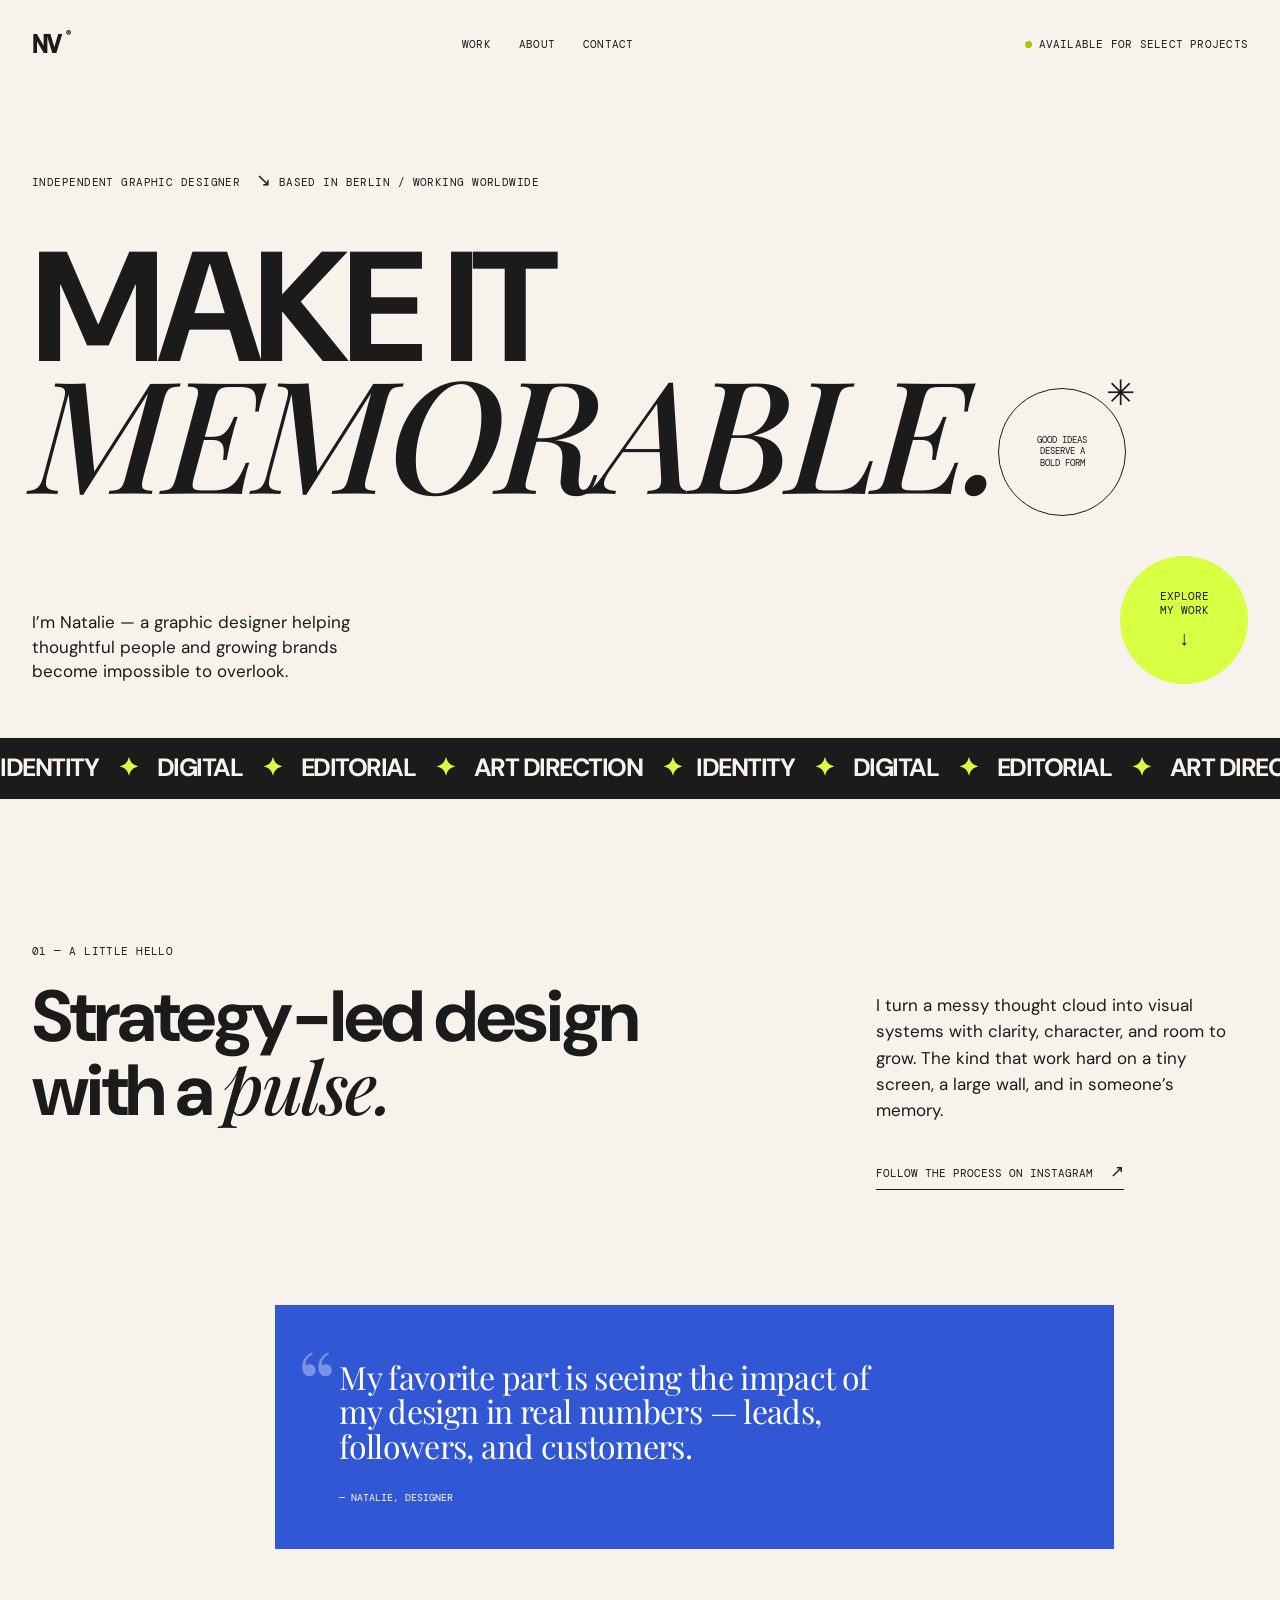
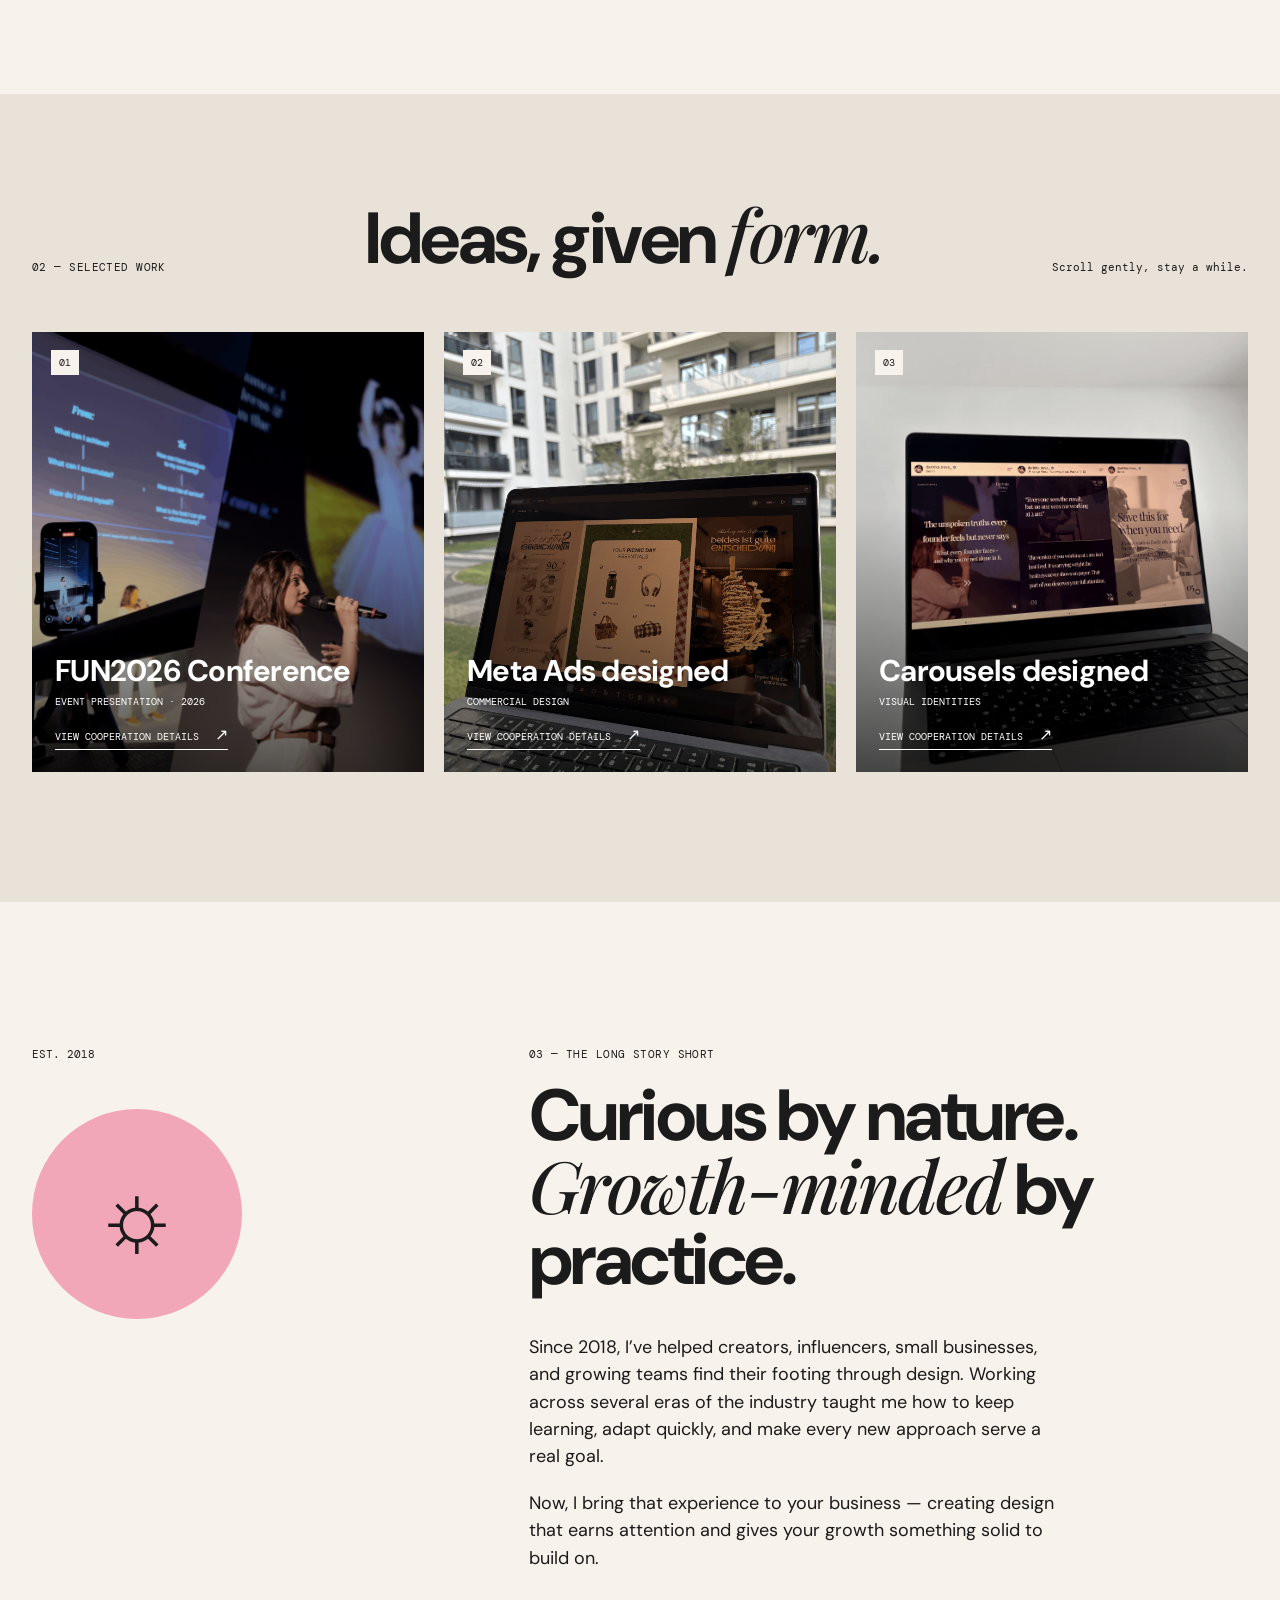
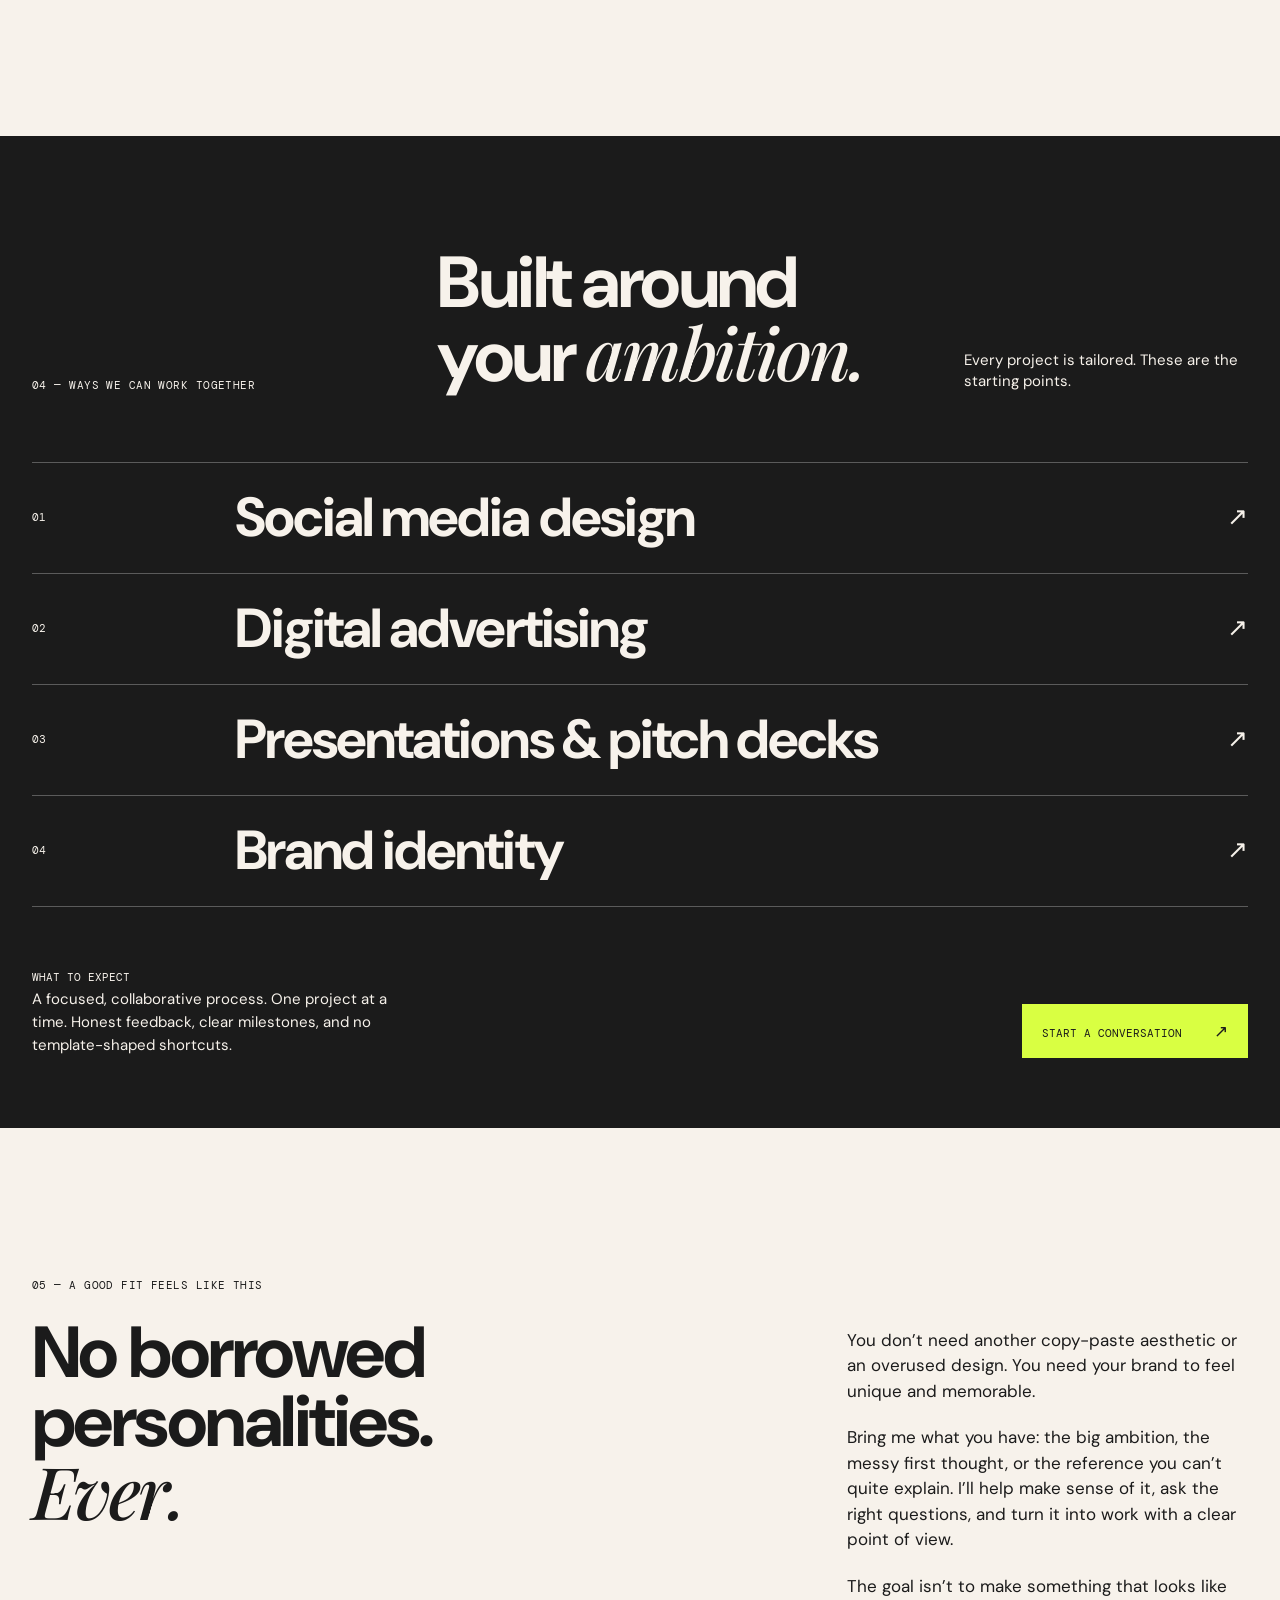
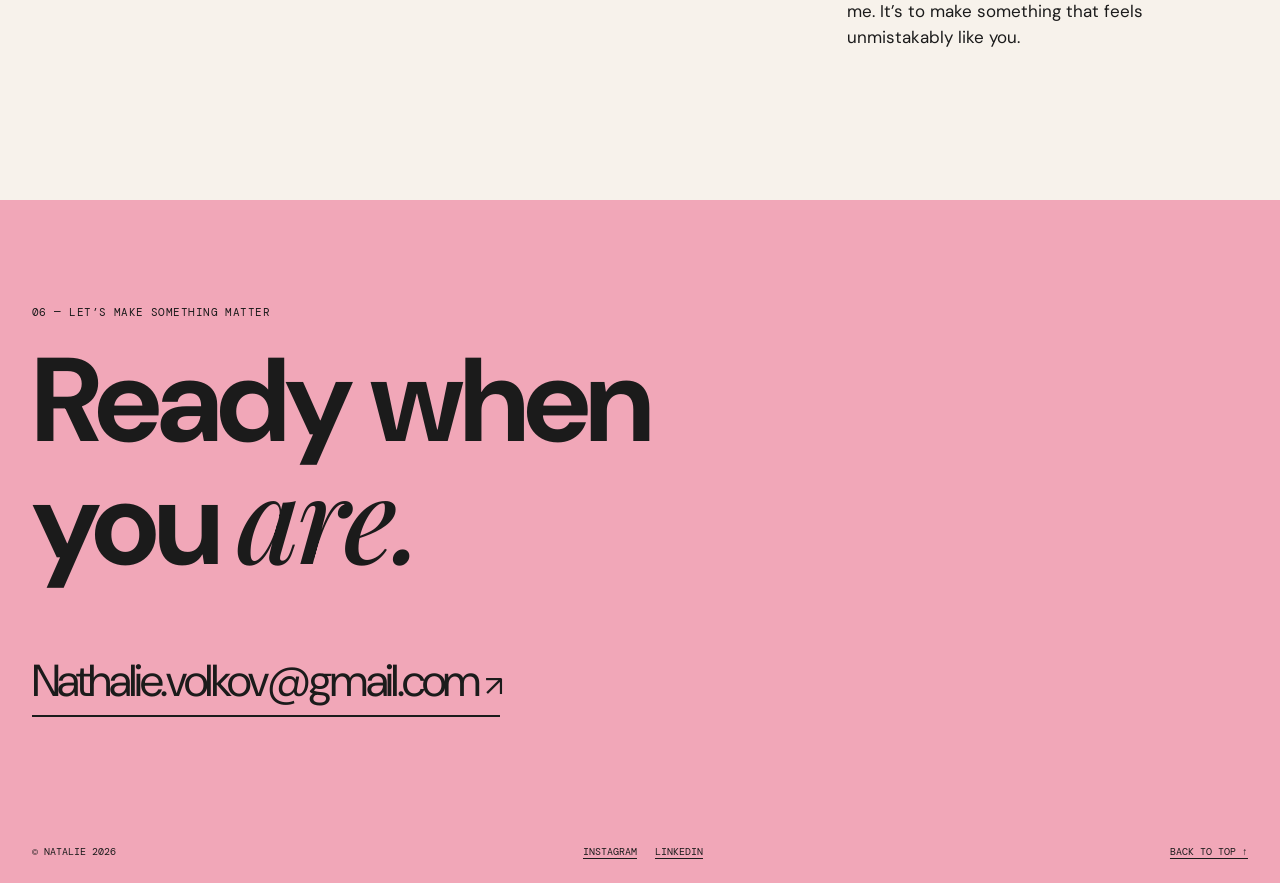
<file: index.html>
<!DOCTYPE html><!--rBJmqHdUuVMx_o8knNhsY--><html lang="en"><head><meta charSet="utf-8"/><meta name="viewport" content="width=device-width, initial-scale=1"/><link rel="preload" as="image" href="/images/fun2026-conference.png"/><link rel="preload" as="image" href="/images/meta-ads.png"/><link rel="preload" as="image" href="/images/carousels.png"/><link rel="stylesheet" href="/_next/static/css/a032751853202971.css" data-precedence="next"/><link rel="preload" as="script" fetchPriority="low" href="/_next/static/chunks/webpack-4a462cecab786e93.js"/><script src="/_next/static/chunks/4bd1b696-c023c6e3521b1417.js" async=""></script><script src="/_next/static/chunks/255-b13a2e010b19407f.js" async=""></script><script src="/_next/static/chunks/main-app-b3e199c8dd3f5926.js" async=""></script><title>Natalie — Graphic designer</title><meta name="description" content="An independent graphic designer shaping clear, memorable identities."/><script src="/_next/static/chunks/polyfills-42372ed130431b0a.js" noModule=""></script></head><body><div hidden=""><!--$--><!--/$--></div><main><nav class="nav wrap" aria-label="Main navigation"><a class="wordmark" href="#top" aria-label="Natalie home">NV<span>®</span></a><div class="nav-links"><a href="#work">Work</a><a href="#about">About</a><a href="#contact">Contact</a></div><a class="availability" href="mailto:Nathalie.volkov@gmail.com"><i></i> Available for select projects</a></nav><section class="hero wrap" id="top"><div class="eyebrow">Independent graphic designer <span>↘</span> Based in Berlin / working worldwide</div><div class="hero-title"><h1>MAKE IT<br/><em>MEMORABLE.</em></h1><div class="hero-orbit" aria-hidden="true"><span>GOOD IDEAS<br/>DESERVE A<br/>BOLD FORM</span><b>✳</b></div></div><div class="hero-footer"><p>I’m Natalie — a graphic designer helping thoughtful people and growing brands become impossible to overlook.</p><a href="#work" class="circle-link">Explore<br/>my work <span>↓</span></a></div></section><section class="marquee" aria-label="Design disciplines"><div class="marquee-track"><span>IDENTITY <b>✦</b> DIGITAL <b>✦</b> EDITORIAL <b>✦</b> ART DIRECTION <b>✦</b></span><span aria-hidden="true">IDENTITY <b>✦</b> DIGITAL <b>✦</b> EDITORIAL <b>✦</b> ART DIRECTION <b>✦</b></span></div></section><section class="intro wrap" id="about"><p class="section-kicker">01 — A little hello</p><div class="intro-grid"><h2>Strategy-led design<br/>with a <em>pulse.</em></h2><div><p>I turn a messy thought cloud into visual systems with clarity, character, and room to grow. The kind that work hard on a tiny screen, a large wall, and in someone’s memory.</p><a href="https://www.instagram.com/natalie.offa/" class="text-link" target="_blank" rel="noreferrer">Follow the process on Instagram <span>↗</span></a></div></div><div class="quote-card"><span class="quote-mark">“</span><p>My favorite part is seeing the impact of my design in real numbers — leads, followers, and customers.</p><span class="quote-author">— NATALIE, DESIGNER</span></div></section><section class="work" id="work"><div class="wrap work-heading"><p class="section-kicker">02 — Selected work</p><h2>Ideas, given <em>form.</em></h2><p>Scroll gently, stay a while.</p></div><div class="project-grid wrap"><article class="project "><div class="project-number">0<!-- -->1</div><img src="/images/fun2026-conference.png" alt="Speaker presenting at the FUN2026 conference"/><div class="project-overlay"><h3>FUN2026 Conference</h3><p>Event presentation · 2026</p></div><details class="project-details"><summary>View cooperation details <span>↗</span></summary><div class="project-details-content"><p class="project-details-label">Cooperation details</p><h4>FUN2026 Conference</h4><ul><li>Slide structure: one to two directions based on your brief and preferences, so we can align on the overall style before moving forward.</li><li>Presentation design in your existing brand style — using your colours and fonts — or a fresh visual direction created from scratch.</li><li>Final files prepared and delivered in the format that works best for you, such as PDF or PPTX.</li></ul></div></details></article><article class="project "><div class="project-number">0<!-- -->2</div><img src="/images/meta-ads.png" alt="Laptop displaying advertising creative concepts"/><div class="project-overlay"><h3>Meta Ads designed</h3><p>Commercial design</p></div><details class="project-details"><summary>View cooperation details <span>↗</span></summary><div class="project-details-content"><p class="project-details-label">Cooperation details</p><h4>Meta Ads designed</h4><ul><li>Development of an ad creative: one to two options to choose from, depending on the brief.</li><li>Adaptation of the finished creative to different formats and revisions.</li><li>Preparation and delivery of the files in the highest quality.</li></ul></div></details></article><article class="project "><div class="project-number">0<!-- -->3</div><img src="/images/carousels.png" alt="Laptop displaying an Instagram carousel design"/><div class="project-overlay"><h3>Carousels designed</h3><p>Visual identities</p></div><details class="project-details"><summary>View cooperation details <span>↗</span></summary><div class="project-details-content"><p class="project-details-label">Cooperation details</p><h4>Carousels designed</h4><ul><li>Carousel development according to the brief, which I review and agree with you on before starting the project.</li><li>Selection of brand colours and fonts if needed, or design in your existing visual style.</li><li>Preparation and delivery of the files in the highest quality.</li></ul></div></details></article></div></section><section class="story wrap"><div class="story-aside"><span>EST. 2018</span><div class="sun">☼</div></div><div class="story-copy"><p class="section-kicker">03 — The long story short</p><h2>Curious by nature.<br/><em>Growth-minded</em> by practice.</h2><p>Since 2018, I’ve helped creators, influencers, small businesses, and growing teams find their footing through design. Working across several eras of the industry taught me how to keep learning, adapt quickly, and make every new approach serve a real goal.</p><p>Now, I bring that experience to your business — creating design that earns attention and gives your growth something solid to build on.</p></div></section><section class="services"><div class="wrap services-top"><p class="section-kicker">04 — Ways we can work together</p><h2>Built around<br/>your <em>ambition.</em></h2><p>Every project is tailored. These are the starting points.</p></div><div class="service-list wrap"><div class="service"><span>0<!-- -->1</span><h3>Social media design</h3><span class="service-arrow">↗</span></div><div class="service"><span>0<!-- -->2</span><h3>Digital advertising</h3><span class="service-arrow">↗</span></div><div class="service"><span>0<!-- -->3</span><h3>Presentations &amp; pitch decks</h3><span class="service-arrow">↗</span></div><div class="service"><span>0<!-- -->4</span><h3>Brand identity</h3><span class="service-arrow">↗</span></div></div><div class="wrap process-note"><p><b>What to expect</b><br/>A focused, collaborative process. One project at a time. Honest feedback, clear milestones, and no template-shaped shortcuts.</p><a class="button" href="https://wa.me/491605492788" target="_blank" rel="noreferrer">Start a conversation <span>↗</span></a></div></section><section class="values wrap"><p class="section-kicker">05 — A good fit feels like this</p><div class="values-grid"><h2>No borrowed<br/>personalities.<br/><em>Ever.</em></h2><div><p>You don’t need another copy-paste aesthetic or an overused design. You need your brand to feel unique and memorable.</p><p>Bring me what you have: the big ambition, the messy first thought, or the reference you can’t quite explain. I’ll help make sense of it, ask the right questions, and turn it into work with a clear point of view.</p><p>The goal isn’t to make something that looks like me. It’s to make something that feels unmistakably like you.</p></div></div></section><footer id="contact"><div class="wrap footer-inner"><p class="section-kicker">06 — Let’s make something matter</p><h2>Ready when<br/>you <em>are.</em></h2><a class="email" href="mailto:Nathalie.volkov@gmail.com">Nathalie.volkov@gmail.com <span>↗</span></a><div class="footer-meta"><span>© NATALIE 2026</span><span><a href="https://www.instagram.com/natalie.offa/" target="_blank" rel="noreferrer">INSTAGRAM</a>   <a href="https://www.linkedin.com/in/nathalie-volkov-277752367/" target="_blank" rel="noreferrer">LINKEDIN</a></span><a href="#top">BACK TO TOP ↑</a></div></div></footer></main><!--$--><!--/$--><script src="/_next/static/chunks/webpack-4a462cecab786e93.js" id="_R_" async=""></script><script>(self.__next_f=self.__next_f||[]).push([0])</script><script>self.__next_f.push([1,"1:\"$Sreact.fragment\"\n2:I[9766,[],\"\"]\n3:I[8924,[],\"\"]\nc:I[7150,[],\"\"]\n:HL[\"/_next/static/css/a032751853202971.css\",\"style\"]\n"])</script><script>self.__next_f.push([1,"0:{\"P\":null,\"b\":\"rBJmqHdUuVMx-o8knNhsY\",\"p\":\"\",\"c\":[\"\",\"\"],\"i\":false,\"f\":[[[\"\",{\"children\":[\"__PAGE__\",{}]},\"$undefined\",\"$undefined\",true],[\"\",[\"$\",\"$1\",\"c\",{\"children\":[[[\"$\",\"link\",\"0\",{\"rel\":\"stylesheet\",\"href\":\"/_next/static/css/a032751853202971.css\",\"precedence\":\"next\",\"crossOrigin\":\"$undefined\",\"nonce\":\"$undefined\"}]],[\"$\",\"html\",null,{\"lang\":\"en\",\"children\":[\"$\",\"body\",null,{\"children\":[\"$\",\"$L2\",null,{\"parallelRouterKey\":\"children\",\"error\":\"$undefined\",\"errorStyles\":\"$undefined\",\"errorScripts\":\"$undefined\",\"template\":[\"$\",\"$L3\",null,{}],\"templateStyles\":\"$undefined\",\"templateScripts\":\"$undefined\",\"notFound\":[[[\"$\",\"title\",null,{\"children\":\"404: This page could not be found.\"}],[\"$\",\"div\",null,{\"style\":{\"fontFamily\":\"system-ui,\\\"Segoe UI\\\",Roboto,Helvetica,Arial,sans-serif,\\\"Apple Color Emoji\\\",\\\"Segoe UI Emoji\\\"\",\"height\":\"100vh\",\"textAlign\":\"center\",\"display\":\"flex\",\"flexDirection\":\"column\",\"alignItems\":\"center\",\"justifyContent\":\"center\"},\"children\":[\"$\",\"div\",null,{\"children\":[[\"$\",\"style\",null,{\"dangerouslySetInnerHTML\":{\"__html\":\"body{color:#000;background:#fff;margin:0}.next-error-h1{border-right:1px solid rgba(0,0,0,.3)}@media (prefers-color-scheme:dark){body{color:#fff;background:#000}.next-error-h1{border-right:1px solid rgba(255,255,255,.3)}}\"}}],[\"$\",\"h1\",null,{\"className\":\"next-error-h1\",\"style\":{\"display\":\"inline-block\",\"margin\":\"0 20px 0 0\",\"padding\":\"0 23px 0 0\",\"fontSize\":24,\"fontWeight\":500,\"verticalAlign\":\"top\",\"lineHeight\":\"49px\"},\"children\":404}],[\"$\",\"div\",null,{\"style\":{\"display\":\"inline-block\"},\"children\":[\"$\",\"h2\",null,{\"style\":{\"fontSize\":14,\"fontWeight\":400,\"lineHeight\":\"49px\",\"margin\":0},\"children\":\"This page could not be found.\"}]}]]}]}]],[]],\"forbidden\":\"$undefined\",\"unauthorized\":\"$undefined\"}]}]}]]}],{\"children\":[\"__PAGE__\",[\"$\",\"$1\",\"c\",{\"children\":[[\"$\",\"main\",null,{\"children\":[[\"$\",\"nav\",null,{\"className\":\"nav wrap\",\"aria-label\":\"Main navigation\",\"children\":[[\"$\",\"a\",null,{\"className\":\"wordmark\",\"href\":\"#top\",\"aria-label\":\"Natalie home\",\"children\":[\"NV\",[\"$\",\"span\",null,{\"children\":\"®\"}]]}],[\"$\",\"div\",null,{\"className\":\"nav-links\",\"children\":[[\"$\",\"a\",null,{\"href\":\"#work\",\"children\":\"Work\"}],[\"$\",\"a\",null,{\"href\":\"#about\",\"children\":\"About\"}],[\"$\",\"a\",null,{\"href\":\"#contact\",\"children\":\"Contact\"}]]}],[\"$\",\"a\",null,{\"className\":\"availability\",\"href\":\"mailto:Nathalie.volkov@gmail.com\",\"children\":[[\"$\",\"i\",null,{}],\" Available for select projects\"]}]]}],[\"$\",\"section\",null,{\"className\":\"hero wrap\",\"id\":\"top\",\"children\":[[\"$\",\"div\",null,{\"className\":\"eyebrow\",\"children\":[\"Independent graphic designer \",[\"$\",\"span\",null,{\"children\":\"↘\"}],\" Based in Berlin / working worldwide\"]}],[\"$\",\"div\",null,{\"className\":\"hero-title\",\"children\":[[\"$\",\"h1\",null,{\"children\":[\"MAKE IT\",[\"$\",\"br\",null,{}],[\"$\",\"em\",null,{\"children\":\"MEMORABLE.\"}]]}],[\"$\",\"div\",null,{\"className\":\"hero-orbit\",\"aria-hidden\":\"true\",\"children\":[[\"$\",\"span\",null,{\"children\":[\"GOOD IDEAS\",[\"$\",\"br\",null,{}],\"DESERVE A\",[\"$\",\"br\",null,{}],\"BOLD FORM\"]}],[\"$\",\"b\",null,{\"children\":\"✳\"}]]}]]}],[\"$\",\"div\",null,{\"className\":\"hero-footer\",\"children\":[[\"$\",\"p\",null,{\"children\":\"I’m Natalie — a graphic designer helping thoughtful people and growing brands become impossible to overlook.\"}],[\"$\",\"a\",null,{\"href\":\"#work\",\"className\":\"circle-link\",\"children\":[\"Explore\",[\"$\",\"br\",null,{}],\"my work \",[\"$\",\"span\",null,{\"children\":\"↓\"}]]}]]}]]}],[\"$\",\"section\",null,{\"className\":\"marquee\",\"aria-label\":\"Design disciplines\",\"children\":[\"$\",\"div\",null,{\"className\":\"marquee-track\",\"children\":[[\"$\",\"span\",null,{\"children\":[\"IDENTITY \",[\"$\",\"b\",null,{\"children\":\"✦\"}],\" DIGITAL \",[\"$\",\"b\",null,{\"children\":\"✦\"}],\" EDITORIAL \",[\"$\",\"b\",null,{\"children\":\"✦\"}],\" ART DIRECTION \",[\"$\",\"b\",null,{\"children\":\"✦\"}]]}],[\"$\",\"span\",null,{\"aria-hidden\":\"true\",\"children\":[\"IDENTITY \",[\"$\",\"b\",null,{\"children\":\"✦\"}],\" DIGITAL \",[\"$\",\"b\",null,{\"children\":\"✦\"}],\" EDITORIAL \",[\"$\",\"b\",null,{\"children\":\"✦\"}],\" ART DIRECTION \",[\"$\",\"b\",null,{\"children\":\"✦\"}]]}]]}]}],[\"$\",\"section\",null,{\"className\":\"intro wrap\",\"id\":\"about\",\"children\":[[\"$\",\"p\",null,{\"className\":\"section-kicker\",\"children\":\"01 — A little hello\"}],[\"$\",\"div\",null,{\"className\":\"intro-grid\",\"children\":[[\"$\",\"h2\",null,{\"children\":[\"Strategy-led design\",[\"$\",\"br\",null,{}],\"with a \",[\"$\",\"em\",null,{\"children\":\"pulse.\"}]]}],[\"$\",\"div\",null,{\"children\":[[\"$\",\"p\",null,{\"children\":\"I turn a messy thought cloud into visual systems with clarity, character, and room to grow. The kind that work hard on a tiny screen, a large wall, and in someone’s memory.\"}],[\"$\",\"a\",null,{\"href\":\"https://www.instagram.com/natalie.offa/\",\"className\":\"text-link\",\"target\":\"_blank\",\"rel\":\"noreferrer\",\"children\":[\"Follow the process on Instagram \",[\"$\",\"span\",null,{\"children\":\"↗\"}]]}]]}]]}],[\"$\",\"div\",null,{\"className\":\"quote-card\",\"children\":[[\"$\",\"span\",null,{\"className\":\"quote-mark\",\"children\":\"“\"}],[\"$\",\"p\",null,{\"children\":\"My favorite part is seeing the impact of my design in real numbers — leads, followers, and customers.\"}],\"$L4\"]}]]}],\"$L5\",\"$L6\",\"$L7\",\"$L8\",\"$L9\"]}],null,\"$La\"]}],{},null,false]},null,false],\"$Lb\",false]],\"m\":\"$undefined\",\"G\":[\"$c\",[]],\"s\":false,\"S\":true}\n"])</script><script>self.__next_f.push([1,"f:I[4431,[],\"OutletBoundary\"]\n11:I[5278,[],\"AsyncMetadataOutlet\"]\n13:I[4431,[],\"ViewportBoundary\"]\n15:I[4431,[],\"MetadataBoundary\"]\n16:\"$Sreact.suspense\"\n4:[\"$\",\"span\",null,{\"className\":\"quote-author\",\"children\":\"— NATALIE, DESIGNER\"}]\n"])</script><script>self.__next_f.push([1,"5:[\"$\",\"section\",null,{\"className\":\"work\",\"id\":\"work\",\"children\":[[\"$\",\"div\",null,{\"className\":\"wrap work-heading\",\"children\":[[\"$\",\"p\",null,{\"className\":\"section-kicker\",\"children\":\"02 — Selected work\"}],[\"$\",\"h2\",null,{\"children\":[\"Ideas, given \",[\"$\",\"em\",null,{\"children\":\"form.\"}]]}],[\"$\",\"p\",null,{\"children\":\"Scroll gently, stay a while.\"}]]}],[\"$\",\"div\",null,{\"className\":\"project-grid wrap\",\"children\":[[\"$\",\"article\",\"FUN2026 Conference\",{\"className\":\"project \",\"children\":[[\"$\",\"div\",null,{\"className\":\"project-number\",\"children\":[\"0\",1]}],[\"$\",\"img\",null,{\"src\":\"/images/fun2026-conference.png\",\"alt\":\"Speaker presenting at the FUN2026 conference\"}],[\"$\",\"div\",null,{\"className\":\"project-overlay\",\"children\":[[\"$\",\"h3\",null,{\"children\":\"FUN2026 Conference\"}],[\"$\",\"p\",null,{\"children\":\"Event presentation · 2026\"}],false]}],[\"$\",\"details\",null,{\"className\":\"project-details\",\"children\":[[\"$\",\"summary\",null,{\"children\":[\"View cooperation details \",[\"$\",\"span\",null,{\"children\":\"↗\"}]]}],[\"$\",\"div\",null,{\"className\":\"project-details-content\",\"children\":[[\"$\",\"p\",null,{\"className\":\"project-details-label\",\"children\":\"Cooperation details\"}],[\"$\",\"h4\",null,{\"children\":\"FUN2026 Conference\"}],[\"$\",\"ul\",null,{\"children\":[[\"$\",\"li\",\"Slide structure: one to two directions based on your brief and preferences, so we can align on the overall style before moving forward.\",{\"children\":\"Slide structure: one to two directions based on your brief and preferences, so we can align on the overall style before moving forward.\"}],[\"$\",\"li\",\"Presentation design in your existing brand style — using your colours and fonts — or a fresh visual direction created from scratch.\",{\"children\":\"Presentation design in your existing brand style — using your colours and fonts — or a fresh visual direction created from scratch.\"}],[\"$\",\"li\",\"Final files prepared and delivered in the format that works best for you, such as PDF or PPTX.\",{\"children\":\"Final files prepared and delivered in the format that works best for you, such as PDF or PPTX.\"}]]}]]}]]}]]}],[\"$\",\"article\",\"Meta Ads designed\",{\"className\":\"project \",\"children\":[[\"$\",\"div\",null,{\"className\":\"project-number\",\"children\":[\"0\",2]}],[\"$\",\"img\",null,{\"src\":\"/images/meta-ads.png\",\"alt\":\"Laptop displaying advertising creative concepts\"}],[\"$\",\"div\",null,{\"className\":\"project-overlay\",\"children\":[[\"$\",\"h3\",null,{\"children\":\"Meta Ads designed\"}],[\"$\",\"p\",null,{\"children\":\"Commercial design\"}],false]}],[\"$\",\"details\",null,{\"className\":\"project-details\",\"children\":[[\"$\",\"summary\",null,{\"children\":[\"View cooperation details \",[\"$\",\"span\",null,{\"children\":\"↗\"}]]}],[\"$\",\"div\",null,{\"className\":\"project-details-content\",\"children\":[[\"$\",\"p\",null,{\"className\":\"project-details-label\",\"children\":\"Cooperation details\"}],[\"$\",\"h4\",null,{\"children\":\"Meta Ads designed\"}],[\"$\",\"ul\",null,{\"children\":[[\"$\",\"li\",\"Development of an ad creative: one to two options to choose from, depending on the brief.\",{\"children\":\"Development of an ad creative: one to two options to choose from, depending on the brief.\"}],[\"$\",\"li\",\"Adaptation of the finished creative to different formats and revisions.\",{\"children\":\"Adaptation of the finished creative to different formats and revisions.\"}],[\"$\",\"li\",\"Preparation and delivery of the files in the highest quality.\",{\"children\":\"Preparation and delivery of the files in the highest quality.\"}]]}]]}]]}]]}],[\"$\",\"article\",\"Carousels designed\",{\"className\":\"project \",\"children\":[[\"$\",\"div\",null,{\"className\":\"project-number\",\"children\":[\"0\",3]}],[\"$\",\"img\",null,{\"src\":\"/images/carousels.png\",\"alt\":\"Laptop displaying an Instagram carousel design\"}],[\"$\",\"div\",null,{\"className\":\"project-overlay\",\"children\":[[\"$\",\"h3\",null,{\"children\":\"Carousels designed\"}],[\"$\",\"p\",null,{\"children\":\"Visual identities\"}],false]}],[\"$\",\"details\",null,{\"className\":\"project-details\",\"children\":[[\"$\",\"summary\",null,{\"children\":[\"View cooperation details \",[\"$\",\"span\",null,{\"children\":\"↗\"}]]}],[\"$\",\"div\",null,{\"className\":\"project-details-content\",\"children\":[[\"$\",\"p\",null,{\"className\":\"project-details-label\",\"children\":\"Cooperation details\"}],[\"$\",\"h4\",null,{\"children\":\"Carousels designed\"}],[\"$\",\"ul\",null,{\"children\":[[\"$\",\"li\",\"Carousel development according to the brief, which I review and agree with you on before starting the project.\",{\"children\":\"Carousel development according to the brief, which I review and agree with you on before starting the project.\"}],\"$Ld\",\"$Le\"]}]]}]]}]]}]]}]]}]\n"])</script><script>self.__next_f.push([1,"6:[\"$\",\"section\",null,{\"className\":\"story wrap\",\"children\":[[\"$\",\"div\",null,{\"className\":\"story-aside\",\"children\":[[\"$\",\"span\",null,{\"children\":\"EST. 2018\"}],[\"$\",\"div\",null,{\"className\":\"sun\",\"children\":\"☼\"}]]}],[\"$\",\"div\",null,{\"className\":\"story-copy\",\"children\":[[\"$\",\"p\",null,{\"className\":\"section-kicker\",\"children\":\"03 — The long story short\"}],[\"$\",\"h2\",null,{\"children\":[\"Curious by nature.\",[\"$\",\"br\",null,{}],[\"$\",\"em\",null,{\"children\":\"Growth-minded\"}],\" by practice.\"]}],[\"$\",\"p\",null,{\"children\":\"Since 2018, I’ve helped creators, influencers, small businesses, and growing teams find their footing through design. Working across several eras of the industry taught me how to keep learning, adapt quickly, and make every new approach serve a real goal.\"}],[\"$\",\"p\",null,{\"children\":\"Now, I bring that experience to your business — creating design that earns attention and gives your growth something solid to build on.\"}]]}]]}]\n"])</script><script>self.__next_f.push([1,"7:[\"$\",\"section\",null,{\"className\":\"services\",\"children\":[[\"$\",\"div\",null,{\"className\":\"wrap services-top\",\"children\":[[\"$\",\"p\",null,{\"className\":\"section-kicker\",\"children\":\"04 — Ways we can work together\"}],[\"$\",\"h2\",null,{\"children\":[\"Built around\",[\"$\",\"br\",null,{}],\"your \",[\"$\",\"em\",null,{\"children\":\"ambition.\"}]]}],[\"$\",\"p\",null,{\"children\":\"Every project is tailored. These are the starting points.\"}]]}],[\"$\",\"div\",null,{\"className\":\"service-list wrap\",\"children\":[[\"$\",\"div\",\"Social media design\",{\"className\":\"service\",\"children\":[[\"$\",\"span\",null,{\"children\":[\"0\",1]}],[\"$\",\"h3\",null,{\"children\":\"Social media design\"}],[\"$\",\"span\",null,{\"className\":\"service-arrow\",\"children\":\"↗\"}]]}],[\"$\",\"div\",\"Digital advertising\",{\"className\":\"service\",\"children\":[[\"$\",\"span\",null,{\"children\":[\"0\",2]}],[\"$\",\"h3\",null,{\"children\":\"Digital advertising\"}],[\"$\",\"span\",null,{\"className\":\"service-arrow\",\"children\":\"↗\"}]]}],[\"$\",\"div\",\"Presentations \u0026 pitch decks\",{\"className\":\"service\",\"children\":[[\"$\",\"span\",null,{\"children\":[\"0\",3]}],[\"$\",\"h3\",null,{\"children\":\"Presentations \u0026 pitch decks\"}],[\"$\",\"span\",null,{\"className\":\"service-arrow\",\"children\":\"↗\"}]]}],[\"$\",\"div\",\"Brand identity\",{\"className\":\"service\",\"children\":[[\"$\",\"span\",null,{\"children\":[\"0\",4]}],[\"$\",\"h3\",null,{\"children\":\"Brand identity\"}],[\"$\",\"span\",null,{\"className\":\"service-arrow\",\"children\":\"↗\"}]]}]]}],[\"$\",\"div\",null,{\"className\":\"wrap process-note\",\"children\":[[\"$\",\"p\",null,{\"children\":[[\"$\",\"b\",null,{\"children\":\"What to expect\"}],[\"$\",\"br\",null,{}],\"A focused, collaborative process. One project at a time. Honest feedback, clear milestones, and no template-shaped shortcuts.\"]}],[\"$\",\"a\",null,{\"className\":\"button\",\"href\":\"https://wa.me/491605492788\",\"target\":\"_blank\",\"rel\":\"noreferrer\",\"children\":[\"Start a conversation \",[\"$\",\"span\",null,{\"children\":\"↗\"}]]}]]}]]}]\n"])</script><script>self.__next_f.push([1,"8:[\"$\",\"section\",null,{\"className\":\"values wrap\",\"children\":[[\"$\",\"p\",null,{\"className\":\"section-kicker\",\"children\":\"05 — A good fit feels like this\"}],[\"$\",\"div\",null,{\"className\":\"values-grid\",\"children\":[[\"$\",\"h2\",null,{\"children\":[\"No borrowed\",[\"$\",\"br\",null,{}],\"personalities.\",[\"$\",\"br\",null,{}],[\"$\",\"em\",null,{\"children\":\"Ever.\"}]]}],[\"$\",\"div\",null,{\"children\":[[\"$\",\"p\",null,{\"children\":\"You don’t need another copy-paste aesthetic or an overused design. You need your brand to feel unique and memorable.\"}],[\"$\",\"p\",null,{\"children\":\"Bring me what you have: the big ambition, the messy first thought, or the reference you can’t quite explain. I’ll help make sense of it, ask the right questions, and turn it into work with a clear point of view.\"}],[\"$\",\"p\",null,{\"children\":\"The goal isn’t to make something that looks like me. It’s to make something that feels unmistakably like you.\"}]]}]]}]]}]\n"])</script><script>self.__next_f.push([1,"9:[\"$\",\"footer\",null,{\"id\":\"contact\",\"children\":[\"$\",\"div\",null,{\"className\":\"wrap footer-inner\",\"children\":[[\"$\",\"p\",null,{\"className\":\"section-kicker\",\"children\":\"06 — Let’s make something matter\"}],[\"$\",\"h2\",null,{\"children\":[\"Ready when\",[\"$\",\"br\",null,{}],\"you \",[\"$\",\"em\",null,{\"children\":\"are.\"}]]}],[\"$\",\"a\",null,{\"className\":\"email\",\"href\":\"mailto:Nathalie.volkov@gmail.com\",\"children\":[\"Nathalie.volkov@gmail.com \",[\"$\",\"span\",null,{\"children\":\"↗\"}]]}],[\"$\",\"div\",null,{\"className\":\"footer-meta\",\"children\":[[\"$\",\"span\",null,{\"children\":\"© NATALIE 2026\"}],[\"$\",\"span\",null,{\"children\":[[\"$\",\"a\",null,{\"href\":\"https://www.instagram.com/natalie.offa/\",\"target\":\"_blank\",\"rel\":\"noreferrer\",\"children\":\"INSTAGRAM\"}],\"   \",[\"$\",\"a\",null,{\"href\":\"https://www.linkedin.com/in/nathalie-volkov-277752367/\",\"target\":\"_blank\",\"rel\":\"noreferrer\",\"children\":\"LINKEDIN\"}]]}],[\"$\",\"a\",null,{\"href\":\"#top\",\"children\":\"BACK TO TOP ↑\"}]]}]]}]}]\n"])</script><script>self.__next_f.push([1,"a:[\"$\",\"$Lf\",null,{\"children\":[\"$L10\",[\"$\",\"$L11\",null,{\"promise\":\"$@12\"}]]}]\nb:[\"$\",\"$1\",\"h\",{\"children\":[null,[[\"$\",\"$L13\",null,{\"children\":\"$L14\"}],null],[\"$\",\"$L15\",null,{\"children\":[\"$\",\"div\",null,{\"hidden\":true,\"children\":[\"$\",\"$16\",null,{\"fallback\":null,\"children\":\"$L17\"}]}]}]]}]\n"])</script><script>self.__next_f.push([1,"d:[\"$\",\"li\",\"Selection of brand colours and fonts if needed, or design in your existing visual style.\",{\"children\":\"Selection of brand colours and fonts if needed, or design in your existing visual style.\"}]\ne:[\"$\",\"li\",\"Preparation and delivery of the files in the highest quality.\",{\"children\":\"Preparation and delivery of the files in the highest quality.\"}]\n"])</script><script>self.__next_f.push([1,"14:[[\"$\",\"meta\",\"0\",{\"charSet\":\"utf-8\"}],[\"$\",\"meta\",\"1\",{\"name\":\"viewport\",\"content\":\"width=device-width, initial-scale=1\"}]]\n10:null\n"])</script><script>self.__next_f.push([1,"12:{\"metadata\":[[\"$\",\"title\",\"0\",{\"children\":\"Natalie — Graphic designer\"}],[\"$\",\"meta\",\"1\",{\"name\":\"description\",\"content\":\"An independent graphic designer shaping clear, memorable identities.\"}]],\"error\":null,\"digest\":\"$undefined\"}\n"])</script><script>self.__next_f.push([1,"17:\"$12:metadata\"\n"])</script></body></html>
</file>
<file: _next/static/css/a032751853202971.css>
@import url("https://fonts.googleapis.com/css2?family=DM+Mono&family=DM+Sans:opsz,wght@9..40,400;9..40,500;9..40,700&family=Playfair+Display:ital,wght@0,500;0,600;1,500;1,600&display=swap");:root{--ink:#1b1b1b;--paper:#f7f2eb;--acid:#d9ff42;--blue:#3157d4;--line:rgba(27,27,27,.24)}*{box-sizing:border-box}html{scroll-behavior:smooth}body{margin:0;background:var(--paper);color:var(--ink);font-family:DM Sans,Arial,sans-serif}a{color:inherit;text-decoration:none}.wrap{width:min(1240px,calc(100% - 64px));margin:auto}.nav{height:88px;display:flex;align-items:center;justify-content:space-between;font-family:DM Mono,monospace;font-size:11px;text-transform:uppercase;letter-spacing:.02em}.wordmark{font-size:26px;font-weight:700;letter-spacing:-.06em}.wordmark span{font-size:8px;vertical-align:top;margin-left:5px;letter-spacing:0}.nav-links{display:flex;gap:28px}.nav-links a:hover,.text-link:hover{text-decoration:underline;text-underline-offset:4px}.availability{display:flex;gap:7px;align-items:center}.availability i{display:inline-block;width:7px;height:7px;background:#9acc00;border-radius:50%}.hero{padding:80px 0 54px;min-height:650px;display:flex;flex-direction:column;justify-content:space-between}.eyebrow,.section-kicker{font:11px DM Mono,monospace;text-transform:uppercase;letter-spacing:.04em}.eyebrow span{font-size:18px;margin-left:8px}.hero-title{position:relative;margin:45px 0}h1,h2,h3,p{margin:0}h1{font-size:clamp(74px,12.2vw,182px);line-height:.78;letter-spacing:-.045em;font-weight:700}em{font-family:Playfair Display,Georgia,serif;font-weight:500;letter-spacing:-.035em}.hero-orbit{width:128px;height:128px;border-radius:50%;border:1px solid var(--ink);position:absolute;right:10%;bottom:-15px;display:flex;align-items:center;justify-content:center;text-align:center;font:9px DM Mono,monospace;line-height:1.3}.hero-orbit b{position:absolute;font-size:35px;right:-10px;top:-18px;font-weight:400}.hero-footer{display:flex;align-items:flex-end;justify-content:space-between}.hero-footer p{max-width:360px;font-size:17px;line-height:1.45}.circle-link{width:128px;height:128px;border-radius:50%;background:var(--acid);display:flex;flex-direction:column;justify-content:center;align-items:center;font:11px DM Mono,monospace;text-transform:uppercase;text-align:center;transition:transform .25s}.circle-link:hover{transform:rotate(8deg) scale(1.04)}.circle-link span{margin-top:8px;font-size:20px}.marquee{overflow:hidden;background:var(--ink);color:var(--paper);padding:13px 0 15px;white-space:nowrap;font-size:25px;font-weight:700;letter-spacing:-.06em}.marquee-track{display:flex;width:max-content;animation:move 18s linear infinite}.marquee-track span{flex:none}.marquee b{color:var(--acid);padding:0 15px}@keyframes move{to{transform:translateX(-50%)}}.intro{padding:145px 0}.intro-grid{display:grid;grid-template-columns:1.35fr .65fr;grid-gap:70px;gap:70px;padding-top:24px}h2{font-size:clamp(43px,5.65vw,82px);line-height:.96;letter-spacing:-.035em}.intro-grid div{max-width:365px;padding-top:10px;font-size:17px;line-height:1.55}.text-link{display:inline-block;margin-top:36px;font:11px DM Mono,monospace;text-transform:uppercase;border-bottom:1px solid var(--ink);padding-bottom:7px}.text-link span{font-size:17px;padding-left:10px}.quote-card{position:relative;background:var(--blue);color:#fff;margin:115px 0 0 20%;width:69%;padding:55px 64px 45px}.quote-card p{font:32px/1.08 Playfair Display,serif;max-width:570px;letter-spacing:-.02em}.quote-mark{position:absolute;font:95px Playfair Display,serif;top:13px;left:22px;opacity:.35}.quote-author{display:block;margin-top:28px;font:10px DM Mono,monospace}.work{background:#e9e2d8;padding:105px 0 130px}.work-heading{display:grid;grid-template-columns:1fr 2fr .65fr;align-items:end}.work-heading>p:last-child{font:11px DM Mono,monospace;text-align:right}.project-grid{margin-top:58px;display:grid;grid-template-columns:repeat(3,minmax(0,1fr));grid-gap:20px;gap:20px}.project{height:440px;position:relative;overflow:hidden;background:#ccc}.project img{height:100%;width:100%;object-fit:cover;filter:saturate(.72) contrast(1.05);transition:transform .5s}.project:hover img{transform:scale(1.04)}.project:after{content:"";position:absolute;inset:0;background:linear-gradient(0deg,rgba(0,0,0,.68),transparent 60%);pointer-events:none}.project-number{position:absolute;z-index:2;top:18px;left:19px;padding:6px 8px;background:var(--paper);font:10px DM Mono,monospace}.project-overlay{z-index:1;position:absolute;bottom:64px;left:23px;right:20px;color:#fff}.project-overlay h3{font-size:30px;line-height:.95;letter-spacing:-.025em}.project-details summary,.project-details-label,.project-overlay p,.project-overlay span{font:10px DM Mono,monospace;text-transform:uppercase}.project-overlay p{margin:9px 0 0}.project-overlay span{display:inline-block;margin-top:18px;border-bottom:1px solid white;padding-bottom:4px}.project-details{z-index:3}.project-details summary{position:absolute;z-index:4;left:23px;bottom:22px;color:#fff;cursor:pointer;list-style:none;border-bottom:1px solid white;padding-bottom:4px}.project-details summary::-webkit-details-marker{display:none}.project-details summary span{font-size:16px;padding-left:10px}.project-details[open]{position:absolute;inset:0;background:#1b1b1bf2;color:var(--paper);padding:28px 25px 24px;overflow:auto}.project-details[open] summary{position:static;display:inline-block;margin-bottom:36px}.project-details-content h4{margin:0 0 24px;font-size:37px;line-height:.9;letter-spacing:-.04em}.project-details-label{color:var(--acid);margin-bottom:11px}.project-details-content ul{margin:0;padding:0;list-style:none;border-top:1px solid #666}.project-details-content li{font-size:13px;line-height:1.37;padding:15px 0 15px 19px;border-bottom:1px solid #666;position:relative}.project-details-content li:before{content:"✦";color:var(--acid);position:absolute;left:0}.story{padding:145px 0;display:grid;grid-template-columns:.7fr 1.3fr;grid-gap:9%;gap:9%}.story-aside{font:11px DM Mono,monospace}.sun{width:210px;height:210px;border-radius:50%;background:#f1a7b8;display:grid;place-items:center;font-size:100px;margin-top:48px}.story-copy{max-width:665px}.story-copy h2{margin:20px 0 40px}.story-copy>p:not(.section-kicker){font-size:18px;line-height:1.52;max-width:530px;margin:0 0 19px}.services{background:var(--ink);color:var(--paper);padding:112px 0 70px}.services-top{display:grid;grid-template-columns:1fr 1.3fr .7fr;align-items:end}.services-top>p:last-child{font-size:15px;line-height:1.4}.service-list{margin-top:70px;border-top:1px solid #5b5b5b}.service{padding:18px 0 20px;display:grid;grid-template-columns:1fr 4fr 1fr;align-items:center;border-bottom:1px solid #5b5b5b;transition:color .2s,padding .2s}.service:hover{color:var(--acid);padding-left:10px}.service span{font:11px DM Mono,monospace}.service h3{font-size:clamp(34px,4.3vw,62px);letter-spacing:-.035em}.service-arrow{text-align:right;font-size:25px!important}.process-note{padding-top:58px;display:flex;justify-content:space-between;align-items:flex-end}.process-note p{font-size:15px;line-height:1.55;max-width:390px}.button,.process-note b{font:11px DM Mono,monospace;text-transform:uppercase}.button{background:var(--acid);color:var(--ink);padding:16px 20px}.button span{font-size:17px;padding-left:25px}.values{padding:150px 0}.values-grid{padding-top:26px;display:grid;grid-template-columns:1.3fr .7fr;grid-gap:70px;gap:70px}.values-grid div{padding-top:10px;font-size:17px;line-height:1.5}.values-grid div p+p{margin-top:21px}footer{background:#f1a7b8;padding:105px 0 25px}.footer-inner h2{font-size:clamp(65px,9.3vw,136px);margin:25px 0 70px}.email{font-size:clamp(24px,3.5vw,50px);border-bottom:2px solid var(--ink);padding-bottom:5px;letter-spacing:-.06em}.email span{font-size:.65em}.footer-meta{display:flex;justify-content:space-between;margin-top:135px;font:10px DM Mono,monospace}.footer-meta a{text-decoration:underline;text-underline-offset:3px}@media (max-width:700px){.wrap{width:min(100% - 36px,1240px)}.nav{height:67px}.availability,.nav-links{display:none}.hero{min-height:615px;padding-top:50px}.hero-title{margin:72px 0}h1{font-size:60px}.hero-orbit{width:93px;height:93px;right:0;bottom:-75px;font-size:7px}.hero-orbit b{font-size:25px}.hero-footer{align-items:flex-start;gap:15px}.hero-footer p{font-size:15px}.circle-link{flex:0 0 98px;width:98px;height:98px;font-size:9px}.intro{padding:85px 0}.intro-grid,.services-top,.values-grid,.work-heading{grid-template-columns:1fr;gap:22px}.quote-card{width:100%;margin:75px 0 0;padding:42px 34px 38px}.quote-card p{font-size:25px}.work{padding:75px 0 85px}.work-heading>p:last-child{text-align:left}.project-grid{grid-template-columns:1fr;margin-top:38px;gap:14px}.project{height:355px}.project-details-content h4{font-size:34px}.story{padding:90px 0;grid-template-columns:1fr;gap:40px}.sun{width:135px;height:135px;font-size:65px;margin-top:25px}.services{padding:75px 0 55px}.services-top>p:last-child{margin-top:10px}.service-list{margin-top:45px}.service{grid-template-columns:34px 1fr 30px}.process-note{flex-direction:column;gap:30px;align-items:flex-start}.values{padding:85px 0}.values-grid{gap:30px}.footer-meta{margin-top:95px;flex-wrap:wrap;gap:14px}.footer-meta a{width:100%}}
</file>
